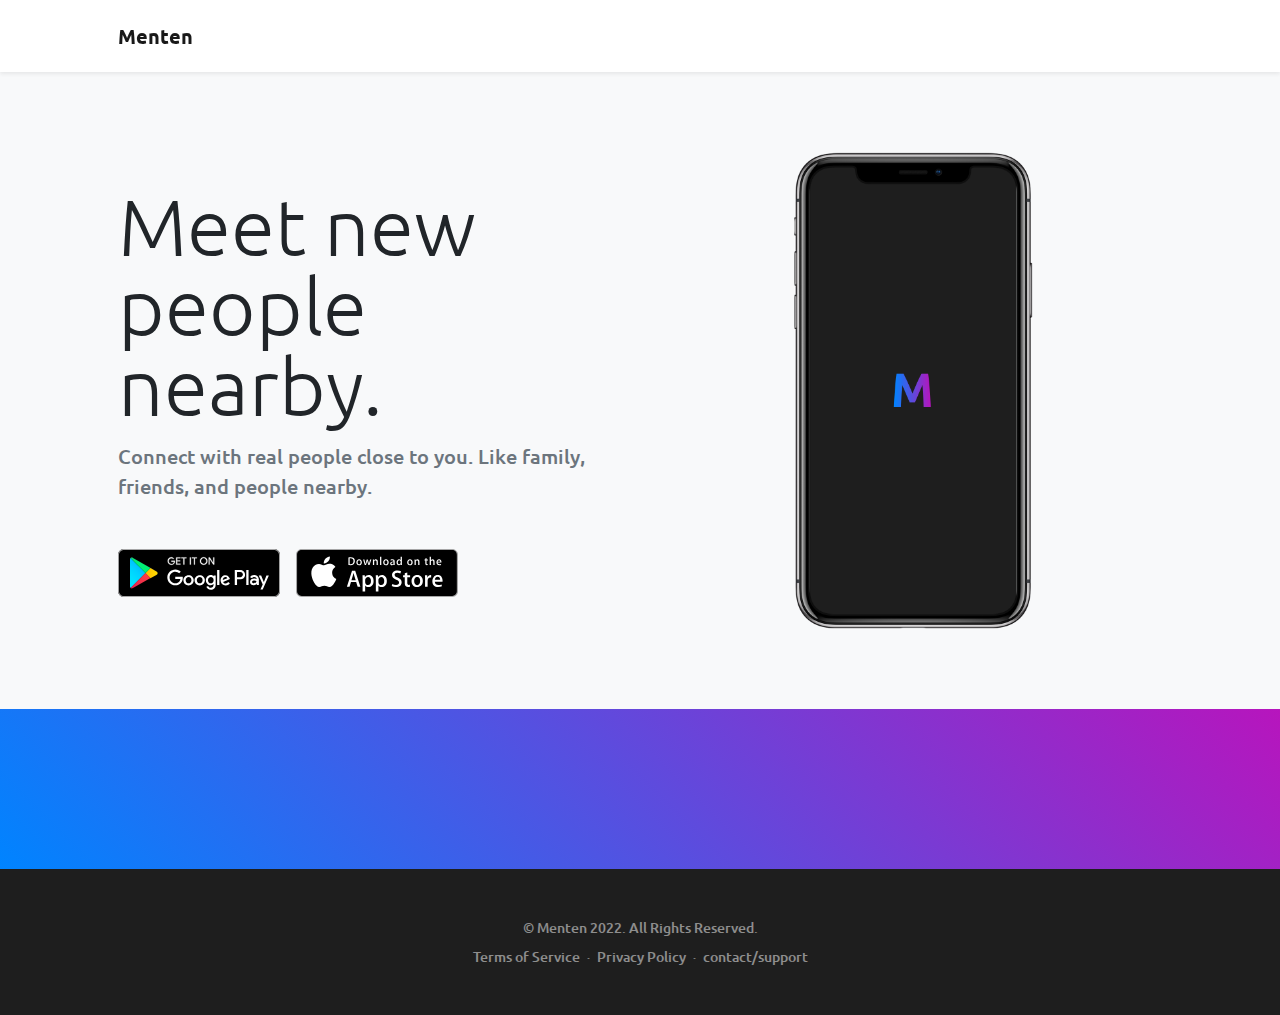
<file: index.html>
<!DOCTYPE html>
<html lang="en">
    <head>
        <meta charset="utf-8" />
        <meta name="viewport" content="width=device-width, initial-scale=1, shrink-to-fit=no" />
        <meta name="description" content="" />
        <meta name="author" content="" />
        <title>Menten - Meet New People Nearby</title>
        <link rel="icon" type="image/x-icon" href="assets/favicon.ico" />
        <!-- Bootstrap icons-->
        <link href="https://cdn.jsdelivr.net/npm/bootstrap-icons@1.5.0/font/bootstrap-icons.css" rel="stylesheet" />
        <!-- Google fonts-->
        <link rel="preconnect" href="https://fonts.gstatic.com" />
        <link href="https://fonts.googleapis.com/css2?family=Ubuntu:ital,wght@0,300;0,400;0,500;0,700;1,300;1,400;1,500;1,700&amp;display=swap" rel="stylesheet" />
<!--         <link href="https://fonts.googleapis.com/css2?family=Ubuntu:ital,wght@0,300;0,500;0,600;0,700;1,300;1,500;1,600;1,700&amp;display=swap" rel="stylesheet" />
        <link href="https://fonts.googleapis.com/css2?family=Ubuntu:ital,wght@0,400;1,400&amp;display=swap" rel="stylesheet" />
 -->        
        <!-- Core theme CSS (includes Bootstrap)-->
        <link href="css/styles.css" rel="stylesheet" />
    </head>
    <body id="page-top">
        <!-- Navigation-->
        <nav class="navbar navbar-expand-lg navbar-light fixed-top shadow-sm" id="mainNav">
            <div class="container px-5">
                <a class="navbar-brand fw-bold" href="#page-top">Menten</a>
                <button class="navbar-toggler" type="button" data-bs-toggle="collapse" data-bs-target="#navbarResponsive" aria-controls="navbarResponsive" aria-expanded="false" aria-label="Toggle navigation">
                    <i class="bi-list"></i>
                </button>
                <div class="collapse navbar-collapse" id="navbarResponsive">
                    <ul class="navbar-nav ms-auto me-4 my-3 my-lg-0">
<!--                         <li class="nav-item"><a class="nav-link me-lg-3" href="#features">Features</a></li>
                        <li class="nav-item"><a class="nav-link me-lg-3" href="#download">Download</a></li>
 -->                        
                    </ul>
<!--                     <button class="btn btn-primary rounded-pill px-3 mb-2 mb-lg-0" data-bs-toggle="modal" data-bs-target="#feedbackModal">
                        <span class="d-flex align-items-center">
                            <i class="bi-chat-text-fill me-2"></i>
                            <span class="small">Send Feedback</span>
                        </span>
                    </button>
 -->                    
                </div>
            </div>
        </nav>
        <!-- Mashead header-->
        <header class="masthead">
            <div class="container px-5">
                <div class="row gx-5 align-items-center">
                    <div class="col-lg-6">
                        <!-- Mashead text and app badges-->
                        <div class="mb-5 mb-lg-0 text-center text-lg-start">
                            <h1 class="display-1 lh-1 mb-3">Meet new people nearby.</h1>
                            <p class="lead fw-normal text-muted mb-5">Connect with real people close to you. Like family, friends, and people nearby.</p>
                            <div class="d-flex flex-column flex-lg-row align-items-center">
                                <a class="me-lg-3 mb-4 mb-lg-0" href="https://play.google.com/store/apps/details?id=com.quanthum.menten"><img class="app-badge" src="assets/img/google-play-badge.svg" alt="..." /></a>
                                <a href="https://apps.apple.com/us/app/menten/id1572761376"><img class="app-badge" src="assets/img/app-store-badge.svg" alt="..." /></a>
                            </div>
                            
                        </div>
                    </div>
                    <div class="col-lg-6">
                        <!-- Masthead device mockup feature-->
                        <div class="masthead-device-mockup">
<!--                             <svg class="circle" viewBox="0 0 100 100" xmlns="http://www.w3.org/2000/svg">
                                <defs>
                                    <linearGradient id="circleGradient" gradientTransform="rotate(45)">
                                        <stop class="gradient-start-color" offset="0%"></stop>
                                        <stop class="gradient-end-color" offset="100%"></stop>
                                    </linearGradient>
                                </defs>
                                <circle cx="50" cy="50" r="50"></circle></svg
                            ><svg class="shape-1 d-none d-sm-block" viewBox="0 0 240.83 240.83" xmlns="http://www.w3.org/2000/svg">
                                <rect x="-32.54" y="78.39" width="305.92" height="84.05" rx="42.03" transform="translate(120.42 -49.88) rotate(45)"></rect>
                                <rect x="-32.54" y="78.39" width="305.92" height="84.05" rx="42.03" transform="translate(-49.88 120.42) rotate(-45)"></rect></svg
                            ><svg class="shape-2 d-none d-sm-block" viewBox="0 0 100 100" xmlns="http://www.w3.org/2000/svg"><circle cx="50" cy="50" r="50"></circle></svg>
 -->                            
                            <div class="device-wrapper">
                                <div class="device" data-device="iPhoneX" data-orientation="portrait" data-color="black">
                                    <div class="screen bg-black">
                                        <img class="" src="assets/img/splash.png" alt="..." style="max-width: 100%; height: 100%" />
<!--                                         <video muted="muted" autoplay="" loop="" style="max-width: 100%; height: 100%"><source src="assets/img/demo-screen.mp4" type="video/mp4" /></video>
 -->                                    
                                      </div>
                                </div>
                            </div>
                        </div>
                        
                    </div>
                </div>
            </div>
        </header>
        <!-- Quote/testimonial aside-->
        <aside class="text-center bg-gradient-primary-to-secondary">
            <div class="container px-5">
                <div class="row gx-5 justify-content-center">
                    <div class="col-xl-8">
<!--                         <div class="h2 fs-1 text-white mb-4">Coming soon.</div>
 -->                        
<!--                         <img src="assets/img/tnw-logo.svg" alt="..." style="height: 3rem" />
 -->
                    </div>
                </div>
            </div>
        </aside>
        <!-- App features section-->
        <!-- Basic features section-->
        <!-- Call to action section-->
        <!-- App badge section-->
        <!-- Footer-->
        <footer class="bg-black text-center py-5">
            <div class="container px-5">
                <div class="text-white-50 small">
                    <div class="mb-2">&copy; Menten 2022. All Rights Reserved.</div>
                    <a href="terms.html">Terms of Service</a>
                    <span class="mx-1">&middot;</span>
                    <a href="privacy.html">Privacy Policy</a>
                    <span class="mx-1">&middot;</span>
                    <a href="mailto:contact@menten.app" target="_blank">contact/support</a>
<!--                     <span class="mx-1">&middot;</span>
                    <a href="#!">FAQ</a>
 -->                    
                </div>
            </div>
        </footer>
        <!-- Feedback Modal-->
        <!-- Bootstrap core JS-->
        <script src="https://cdn.jsdelivr.net/npm/bootstrap@5.1.3/dist/js/bootstrap.bundle.min.js"></script>
        <!-- Core theme JS-->
        <script src="js/scripts.js"></script>
        <!-- * * * * * * * * * * * * * * * * * * * * * * * * * * * * * * * * * * * * * * * *-->
        <!-- * *                               SB Forms JS                               * *-->
        <!-- * * Activate your form at https://startbootstrap.com/solution/contact-forms * *-->
        <!-- * * * * * * * * * * * * * * * * * * * * * * * * * * * * * * * * * * * * * * * *-->
<!--         <script src="https://cdn.startbootstrap.com/sb-forms-latest.js"></script>
 -->        
    </body>
</html>
</file>
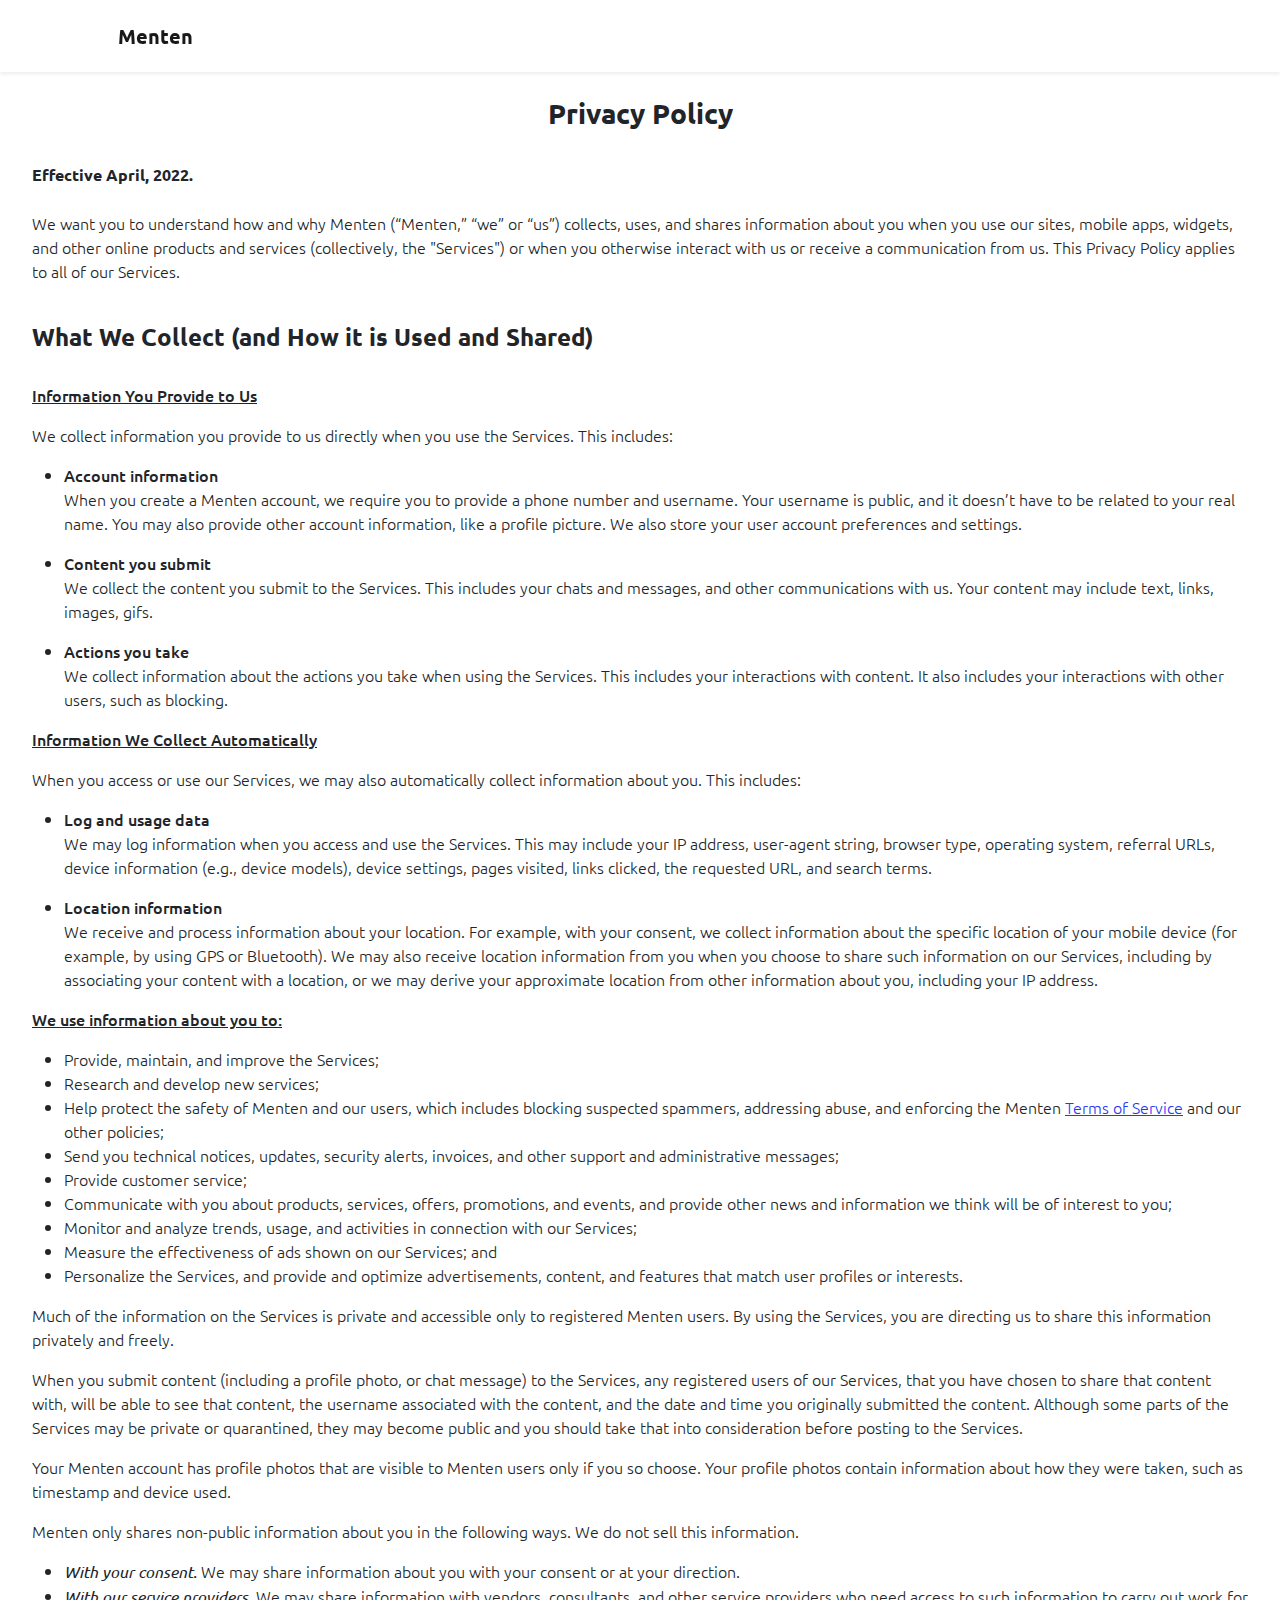
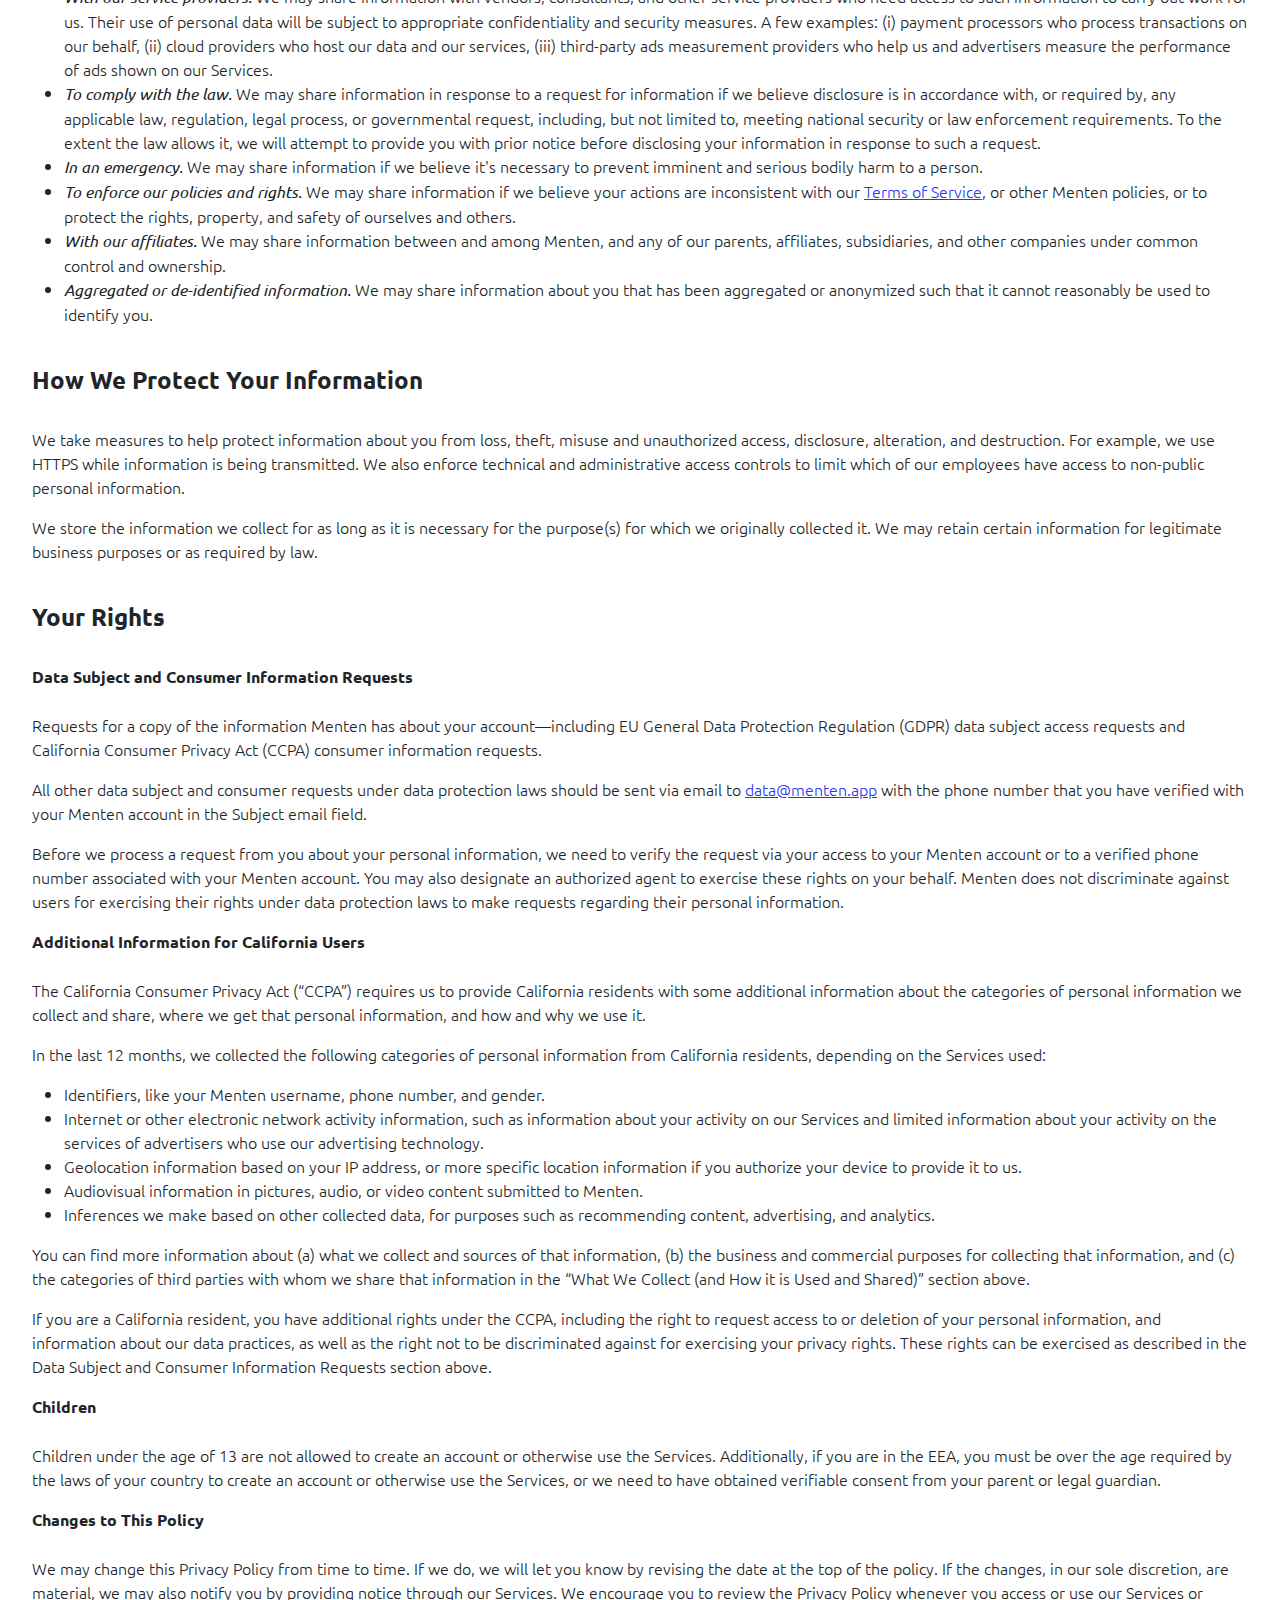
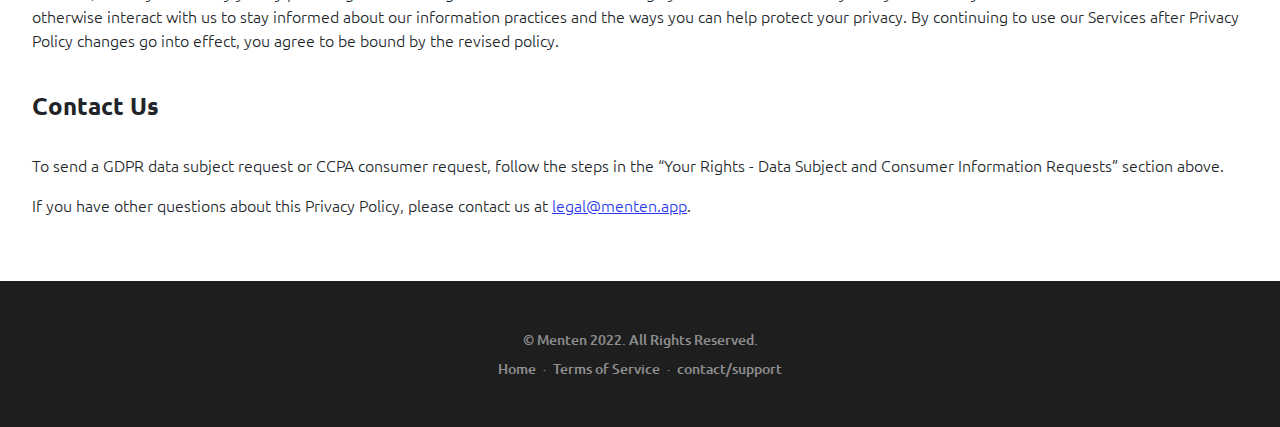
<file: privacy.html>
<!DOCTYPE html>
<html lang="en">
    <head>
        <meta charset="utf-8" />
        <meta name="viewport" content="width=device-width, initial-scale=1, shrink-to-fit=no" />
        <meta name="description" content="" />
        <meta name="author" content="" />
        <title>Menten - Privacy Policy</title>
        <link rel="icon" type="image/x-icon" href="assets/favicon.ico" />
        <link href="https://cdn.jsdelivr.net/npm/bootstrap-icons@1.5.0/font/bootstrap-icons.css" rel="stylesheet" />
        <link rel="preconnect" href="https://fonts.gstatic.com" />
        <link href="https://fonts.googleapis.com/css2?family=Ubuntu:ital,wght@0,300;0,400;0,500;0,700;1,300;1,400;1,500;1,700&amp;display=swap" rel="stylesheet" />
        <link href="css/styles.css" rel="stylesheet" />
    </head>
    <body id="page-top">
        <!-- Navigation-->
        <nav class="navbar navbar-expand-lg navbar-light fixed-top shadow-sm" id="mainNav">
            <div class="container px-5">
                <a class="navbar-brand fw-bold" href="index.html">Menten</a>
                <button class="navbar-toggler" type="button" data-bs-toggle="collapse" data-bs-target="#navbarResponsive" aria-controls="navbarResponsive" aria-expanded="false" aria-label="Toggle navigation">
                    <i class="bi-list"></i>
                </button>
                <div class="collapse navbar-collapse" id="navbarResponsive">
                    <ul class="navbar-nav ms-auto me-4 my-3 my-lg-0">
<!--                         <li class="nav-item"><a class="nav-link me-lg-3" href="#features">Features</a></li>
                        <li class="nav-item"><a class="nav-link me-lg-3" href="#download">Download</a></li>
 -->                        
                    </ul>
                </div>
            </div>
        </nav>
        <br><br><br><br>
        <div class="privacy">
          <h3 class="text-center"><strong>Privacy Policy</strong></h3>
          <br>
          <div class="text-align-mq">
            <strong>Effective April, 2022.</strong><br><br>
            <p class="p-light">We want you to understand how and why Menten (“Menten,” “we” or
              “us”) collects, uses, and shares information about you when you use our sites, mobile apps, widgets,
              and other online products and services (collectively, the "Services") or when you otherwise interact
              with us or receive a communication from us. This Privacy Policy applies to all of our Services.</p>
            <br>
            <h4>What We Collect (and How it is Used and Shared)</h4>
            <br>
            <p class="p-underline">Information You Provide to Us</p>
            <p class="p-light">We collect information you provide to us directly when you use the Services. This includes:</p>
            <ul>
              <li>Account information</li>
              <p class="p-light">When you create a Menten account, we require you to provide a
                phone number and username. Your username is public, and it doesn’t have to
                be related to your real name. You may also provide other account
                information, like a profile picture. We also store your user account
                preferences and settings.</p>
              <li>Content you submit</li>
              <p class="p-light">We collect the content you submit to the Services. This includes your chats
                and messages, and other communications with us. Your content may
                include text, links, images, gifs.</p>
              <li>Actions you take</li>
              <p class="p-light">We collect information about the actions you take when using the Services.
                This includes your interactions with content. It also includes your
                interactions with other users, such as blocking.</p>
            </ul>
            <p class="p-underline">Information We Collect Automatically</p>
            <p class="p-light">When you access or use our Services, we may also automatically collect information about
              you. This includes:</p>
            <ul>
              <li>Log and usage data</li>
              <p class="p-light">We may log information when you access and use the Services. This may
                include your IP address, user-agent string, browser type, operating system,
                referral URLs, device information (e.g., device models), device settings, pages
                visited, links clicked, the requested URL, and search terms.</p>
              <li>Location information</li>
              <p class="p-light">We receive and process information about your location. For example, with
                your consent, we collect information about the specific location of your
                mobile device (for example, by using GPS or Bluetooth). We may also
                receive location information from you when you choose to share such
                information on our Services, including by associating your content with a
                location, or we may derive your approximate location from other information
                about you, including your IP address.</p>
            </ul>
            <p class="p-underline">We use information about you to:</p>
            <ul>
              <li class="li-light">Provide, maintain, and improve the Services;</li>
              <li class="li-light">Research and develop new services;</li>
              <li class="li-light">Help protect the safety of Menten and our users, which includes blocking suspected
                spammers, addressing abuse, and enforcing the Menten <a href="terms.html" target="_blank">Terms of Service</a> and our other
                policies;</li>
              <li class="li-light">Send you technical notices, updates, security alerts, invoices, and other support and
                administrative messages;</li>
              <li class="li-light">Provide customer service;</li>
              <li class="li-light">Communicate with you about products, services, offers, promotions, and events, and provide
                other news and information we think will be of interest to you;</li>
              <li class="li-light">Monitor and analyze trends, usage, and activities in connection with our Services;</li>
              <li class="li-light">Measure the effectiveness of ads shown on our Services; and</li>
              <li class="li-light">Personalize the Services, and provide and optimize advertisements, content, and features
                that match user profiles or interests.</li>
            </ul>
            <p class="p-light">Much of the information on the Services is private and accessible only to registered Menten users. By using the Services, you are directing us to share this information privately and freely.</p>
            <p class="p-light">When you submit content (including a profile photo, or chat message) to the
              Services, any registered users of our Services, that you have chosen to share that content with, will be able to see that content, the username
              associated with the content, and the date and time you originally submitted the content. Although some parts of the Services may be private or quarantined, they may become
              public and you should take that into consideration before posting to the Services.</p>
            <p class="p-light">Your Menten account has profile photos that are visible to Menten users only if you so choose. Your profile photos contain information about how they were taken, such as timestamp and device used.</p>
<!--             <p class="p-light">We offer social sharing features that let you share content or actions you take on our Services with
              other media. Your use of these features enables the sharing of certain information with your friends
              or the public, depending on the settings you establish with the third party that provides the social
              sharing feature. For more information about the purpose and scope of data collection and
              processing in connection with social sharing features, please visit the privacy policies of the third
              parties that provide these social sharing features (e.g., <a href="https://www.facebook.com/about/privacy/" target="_blank">Tumblr</a>, <a href="https://www.facebook.com/about/privacy/" target="_blank">Facebook</a>, and <a href="https://www.facebook.com/about/privacy/" target="_blank">Twitter</a>).</p>
 -->            
              <p class="p-light">Menten only shares non-public information about you in the following ways. We do not sell this
              information.</p>
            <ul>
              <li class="li-light"><i>With your consent. </i>We may share information about you with your consent or at your
                direction.</li>
<!--               <li class="li-light"><i>With linked services. </i>If you link your Menten account with a third-party service, Menten
                will share the information you authorize with that third-party service. You can control this
                sharing as described in "Your Choices" below.</li>
 -->                
              <li class="li-light"><i>With our service providers. </i>We may share information with vendors, consultants, and other
                service providers who need access to such information to carry out work for us. Their use of
                personal data will be subject to appropriate confidentiality and security measures. A few
                examples: (i) payment processors who process transactions on our behalf, (ii) cloud
                providers who host our data and our services, (iii) third-party ads measurement providers
                who help us and advertisers measure the performance of ads shown on our Services.</li>
              <li class="li-light"><i>To comply with the law. </i>We may share information in response to a request for information if
                we believe disclosure is in accordance with, or required by, any applicable law, regulation,
                legal process, or governmental request, including, but not limited to, meeting national
                security or law enforcement requirements. To the extent the law allows it, we will attempt to
                provide you with prior notice before disclosing your information in response to such a
                request.</li>
              <li class="li-light"><i>In an emergency. </i>We may share information if we believe it's necessary to prevent imminent
                and serious bodily harm to a person.</li>
              <li class="li-light"><i>To enforce our policies and rights. </i>We may share information if we believe your actions are
                inconsistent with our <a href="terms.html" target="_blank">Terms of Service</a>, or other Menten policies, or to protect the rights,
                property, and safety of ourselves and others.</li>
              <li class="li-light"><i>With our affiliates. </i>We may share information between and among Menten, and any of our
                parents, affiliates, subsidiaries, and other companies under common control and ownership.</li>
              <li class="li-light"><i>Aggregated or de-identified information. </i>We may share information about you that has been
                aggregated or anonymized such that it cannot reasonably be used to identify you.</li>
            </ul>
            <br>
            <h4>How We Protect Your Information</h4>
            <br>
            <p class="p-light">We take measures to help protect information about you from loss, theft, misuse and unauthorized
              access, disclosure, alteration, and destruction. For example, we use HTTPS while information is
              being transmitted. We also enforce technical and administrative access controls to limit which of our
              employees have access to non-public personal information.</p>
<!--             <p class="p-light">You can help maintain the security of your account by configuring two-factor authentication.</p>
 -->            
            <p class="p-light">We store the information we collect for as long as it is necessary for the purpose(s) for which we
              originally collected it. We may retain certain information for legitimate business purposes or as
              required by law.</p>
            <br>
            <h4>Your Rights</h4>
            <br>
            <strong>Data Subject and Consumer Information Requests</strong>
            <br><br>
            <p class="p-light">Requests for a copy of the information Menten has about your account—including EU General
              Data Protection Regulation (GDPR) data subject access requests and California Consumer Privacy
              Act (CCPA) consumer information requests.</p>
            <p class="p-light">All other data subject and consumer requests under data protection laws should be sent via email to
              <a href="mailto:data@menten.app" target="_blank">data@menten.app</a> with the phone number that you have verified with your
              Menten account in the Subject email field.</p>
            <p class="p-light">Before we process a request from you about your personal information, we need to verify the
              request via your access to your Menten account or to a verified phone number associated with your
              Menten account. You may also designate an authorized agent to exercise these rights on your
              behalf. Menten does not discriminate against users for exercising their rights under data protection
              laws to make requests regarding their personal information.</p>
            <strong>Additional Information for California Users</strong>
            <br><br>
            <p class="p-light">The California Consumer Privacy Act (“CCPA”) requires us to provide California residents with some
              additional information about the categories of personal information we collect and share, where we
              get that personal information, and how and why we use it.</p>
            <p class="p-light">In the last 12 months, we collected the following categories of personal information from California
              residents, depending on the Services used:</p>
            <ul>
              <li class="li-light">Identifiers, like your Menten username, phone number, and gender.</li>
<!--               <li class="li-light">Commercial information, including information about transactions you undertake with us.</li>
 -->              
              <li class="li-light">Internet or other electronic network activity information, such as information about your
                activity on our Services and limited information about your activity on the services of
                advertisers who use our advertising technology.</li>
              <li class="li-light">Geolocation information based on your IP address, or more specific location information if
                you authorize your device to provide it to us.</li>
              <li class="li-light">Audiovisual information in pictures, audio, or video content submitted to Menten.</li>
<!--               <li class="li-light">Professional or employment-related information or demographic information, but only if you
                explicitly provide it to us, such as by applying for a job or filling out a survey.</li>
 -->              
                <li class="li-light">Inferences we make based on other collected data, for purposes such as recommending
                content, advertising, and analytics.</li>
            </ul>
            <p class="p-light">You can find more information about (a) what we collect and sources of that information, (b) the
              business and commercial purposes for collecting that information, and (c) the categories of third
              parties with whom we share that information in the “What We Collect (and How it is Used and
              Shared)” section above.</p>
            <p class="p-light">If you are a California resident, you have additional rights under the CCPA, including the right to
              request access to or deletion of your personal information, and information about our data practices,
              as well as the right not to be discriminated against for exercising your privacy rights. These rights
              can be exercised as described in the Data Subject and Consumer Information Requests section
              above.</p>
            <strong>Children</strong>
            <br><br>
            <p class="p-light">Children under the age of 13 are not allowed to create an account or otherwise use the Services.
              Additionally, if you are in the EEA, you must be over the age required by the laws of your country to
              create an account or otherwise use the Services, or we need to have obtained verifiable consent
              from your parent or legal guardian.</p>
            <strong>Changes to This Policy</strong>
            <br><br>
            <p class="p-light">We may change this Privacy Policy from time to time. If we do, we will let you know by revising the
              date at the top of the policy. If the changes, in our sole discretion, are material, we may also notify
              you by providing notice through our Services. We encourage you to
              review the Privacy Policy whenever you access or use our Services or otherwise interact with us to
              stay informed about our information practices and the ways you can help protect your privacy. By
              continuing to use our Services after Privacy Policy changes go into effect, you agree to be bound by
              the revised policy.</p>
            <br>
            <h4>Contact Us</h4>
            <br>
            <p class="p-light">To send a GDPR data subject request or CCPA consumer request, follow the steps in the “Your
              Rights - Data Subject and Consumer Information Requests” section above.</p>
            <p class="p-light">If you have other questions about this Privacy Policy, please contact us at <a href="mailto:legal@menten.app" target="_blank">legal@menten.app</a>.</p>
          </div>
          <br><br>
        </div>
        <!-- Footer-->
        <footer class="bg-black text-center py-5">
            <div class="container px-5">
                <div class="text-white-50 small">
                    <div class="mb-2">&copy; Menten 2022. All Rights Reserved.</div>
                    <a href="index.html">Home</a>
                    <span class="mx-1">&middot;</span>
                    <a href="terms.html">Terms of Service</a>
                    <span class="mx-1">&middot;</span>
                    <a href="mailto:contact@menten.app" target="_blank">contact/support</a>
<!--                     <span class="mx-1">&middot;</span>
                    <a href="#!">FAQ</a>
 -->                    
                </div>
            </div>
        </footer>
        <!-- Bootstrap core JS-->
        <script src="https://cdn.jsdelivr.net/npm/bootstrap@5.1.3/dist/js/bootstrap.bundle.min.js"></script>
        <!-- Core theme JS-->
        <script src="js/scripts.js"></script>
    </body>
</html>
</file>
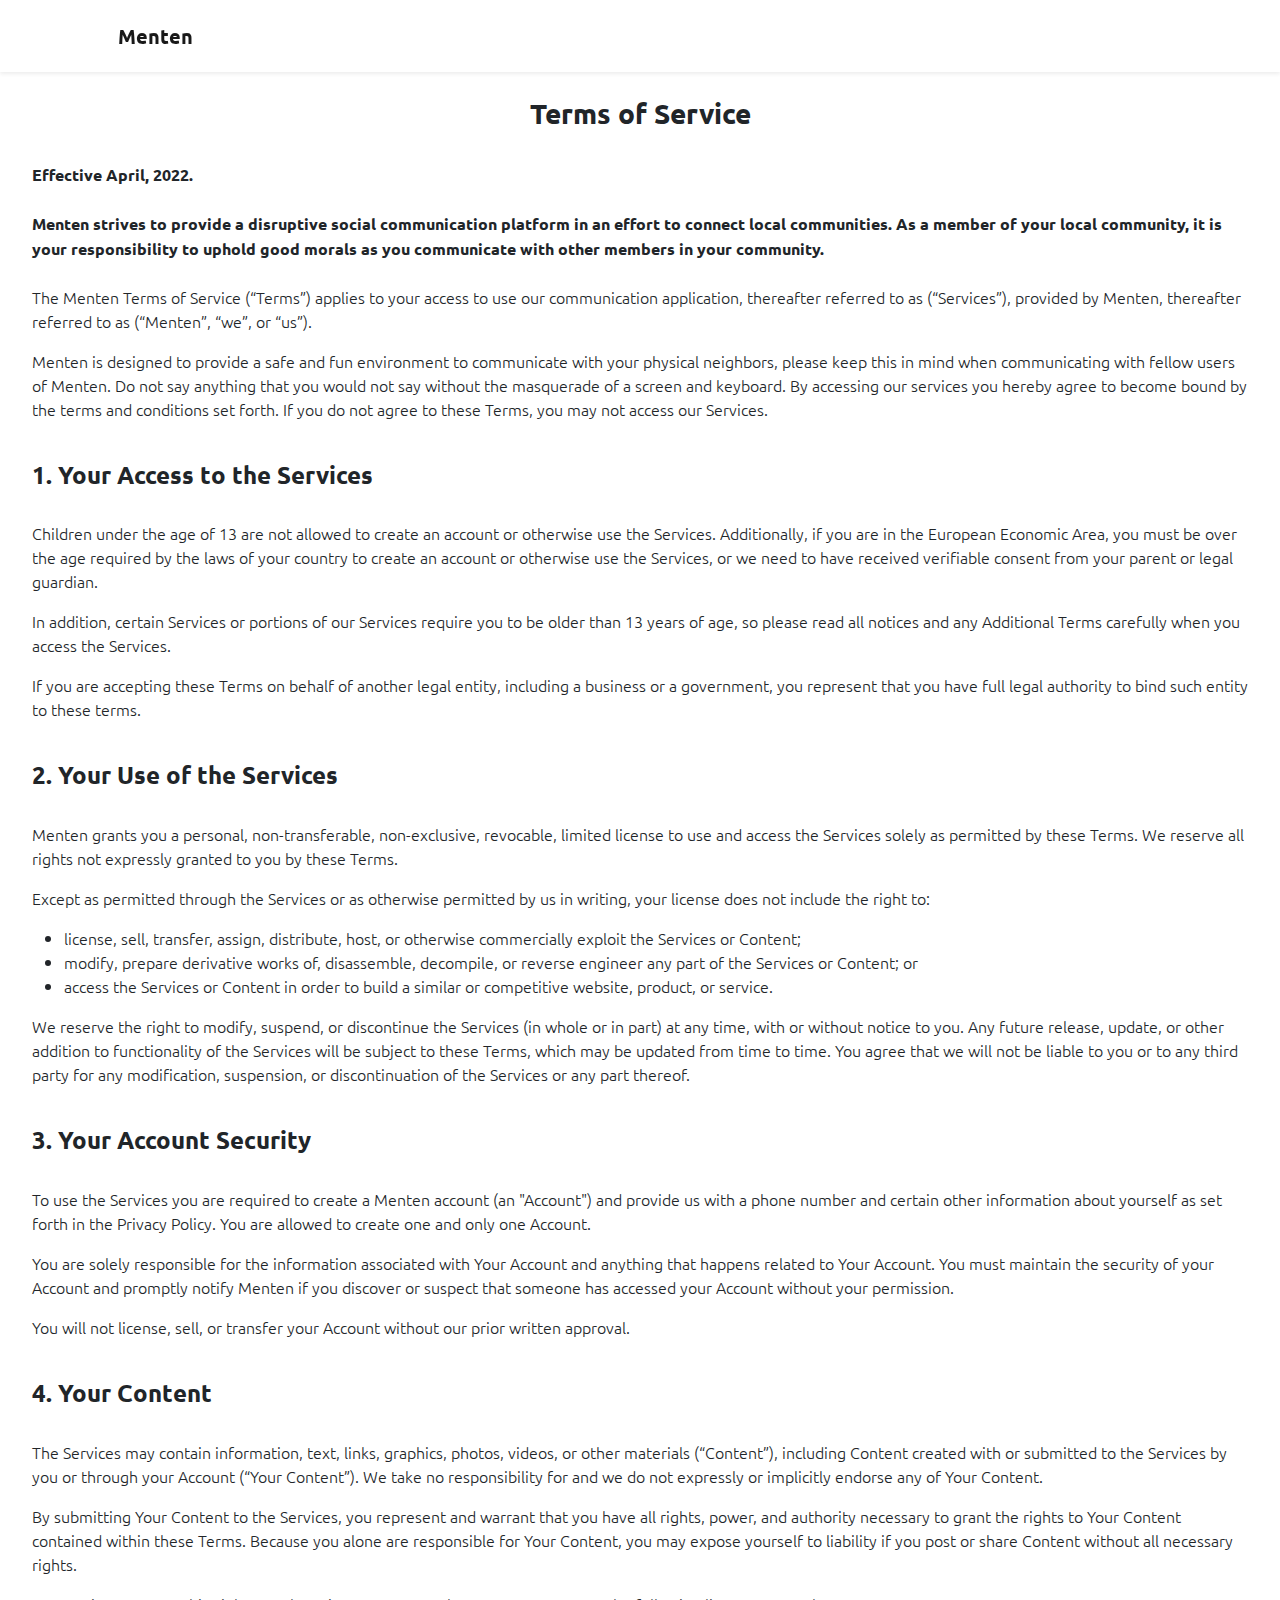
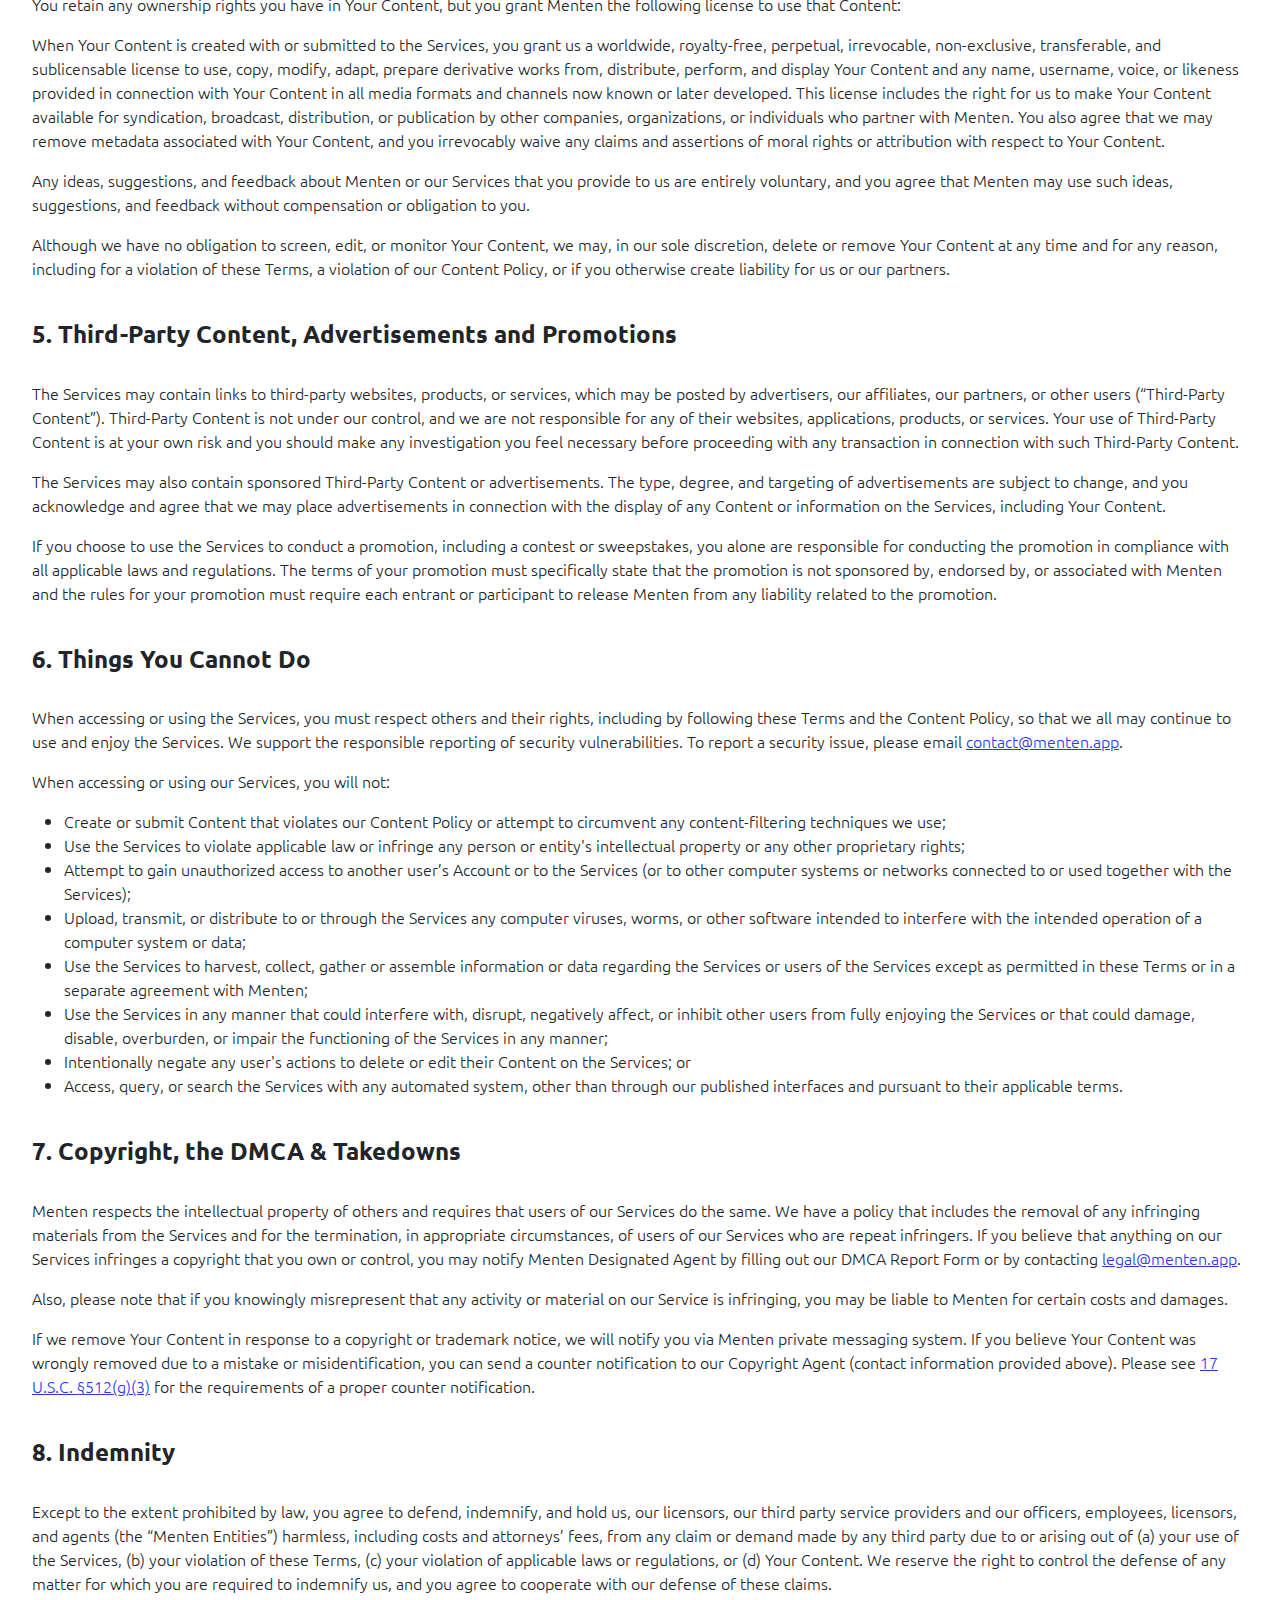
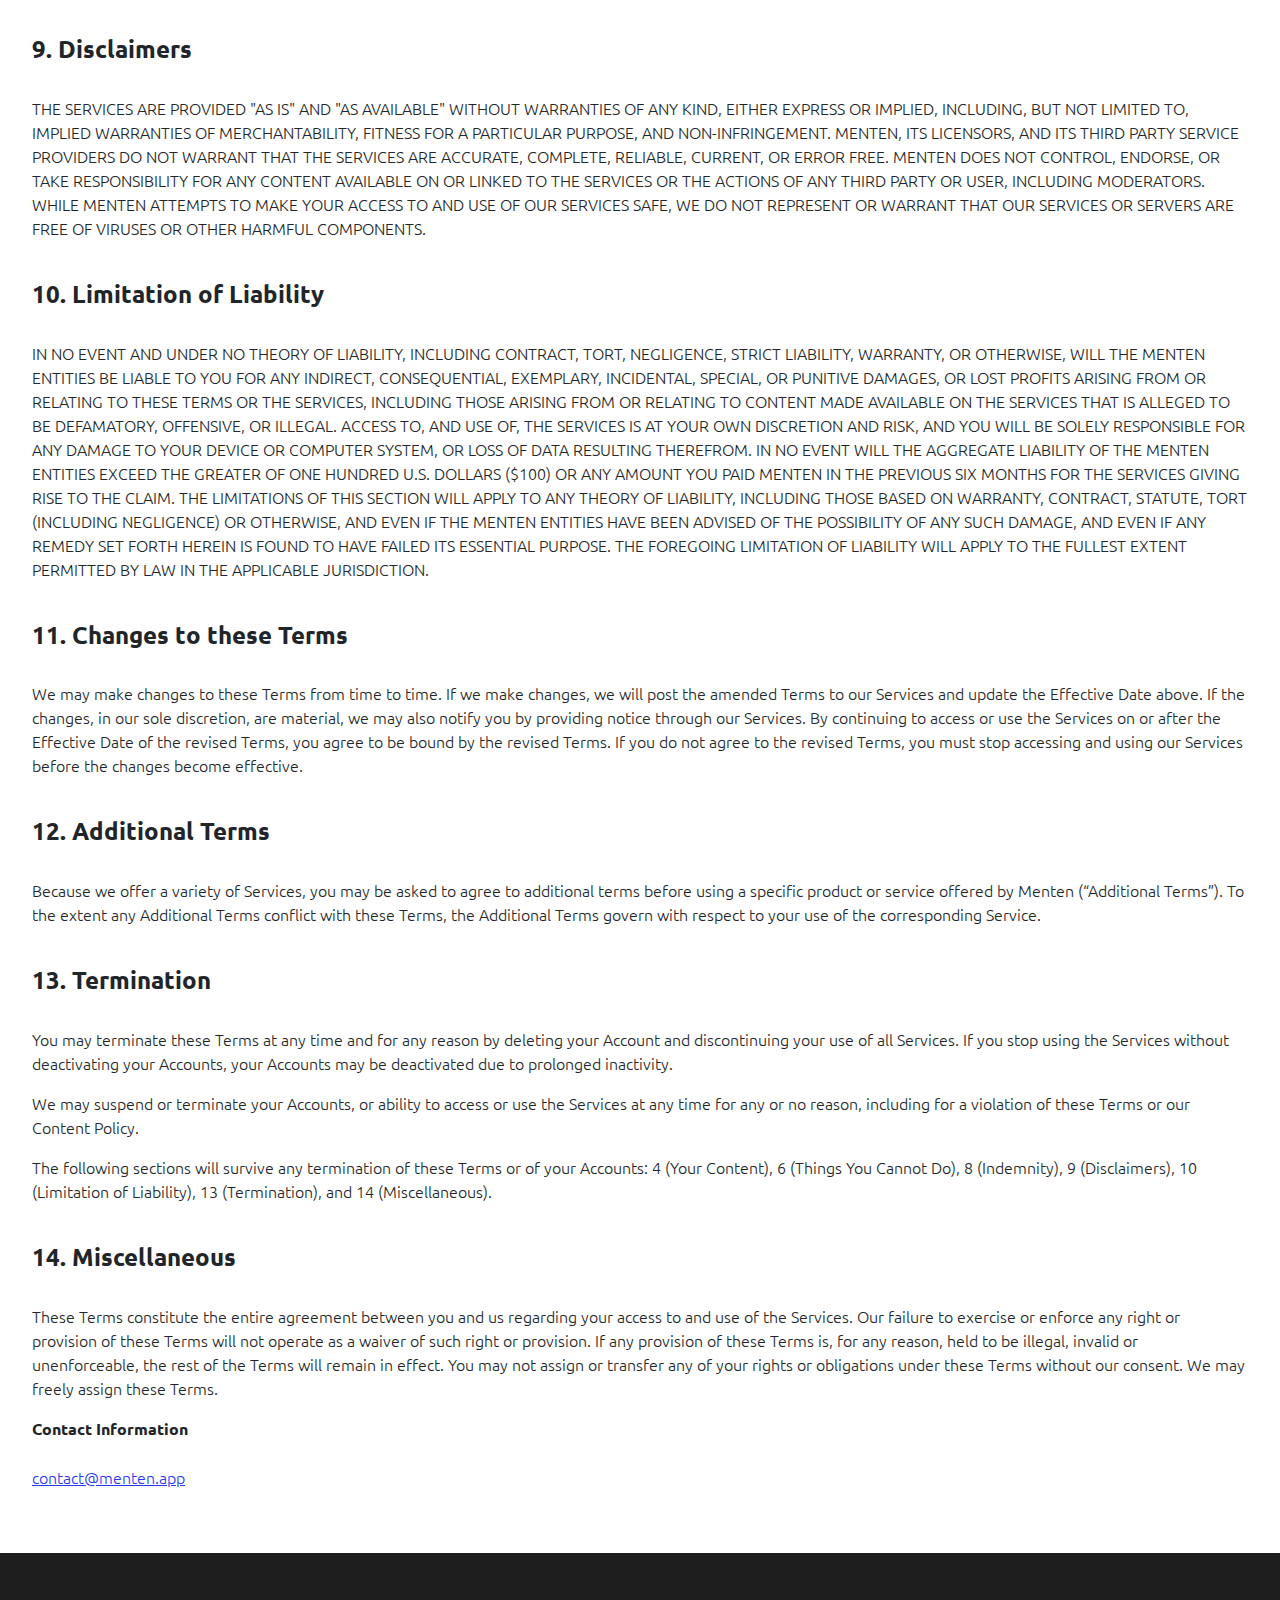
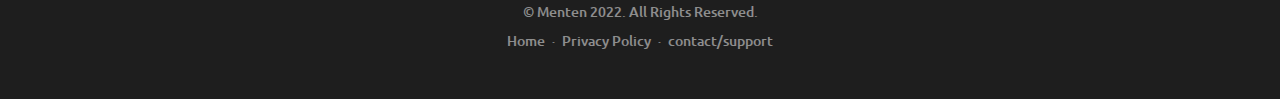
<file: terms.html>
<!DOCTYPE html>
<html lang="en">
    <head>
        <meta charset="utf-8" />
        <meta name="viewport" content="width=device-width, initial-scale=1, shrink-to-fit=no" />
        <meta name="description" content="" />
        <meta name="author" content="" />
        <title>Menten - Terms of Service</title>
        <link rel="icon" type="image/x-icon" href="assets/favicon.ico" />
        <link href="https://cdn.jsdelivr.net/npm/bootstrap-icons@1.5.0/font/bootstrap-icons.css" rel="stylesheet" />
        <link rel="preconnect" href="https://fonts.gstatic.com" />
        <link href="https://fonts.googleapis.com/css2?family=Ubuntu:ital,wght@0,300;0,400;0,500;0,700;1,300;1,400;1,500;1,700&amp;display=swap" rel="stylesheet" />
        <link href="css/styles.css" rel="stylesheet" />
    </head>
    <body id="page-top">
        <!-- Navigation-->
        <nav class="navbar navbar-expand-lg navbar-light fixed-top shadow-sm" id="mainNav">
            <div class="container px-5">
                <a class="navbar-brand fw-bold" href="index.html">Menten</a>
                <button class="navbar-toggler" type="button" data-bs-toggle="collapse" data-bs-target="#navbarResponsive" aria-controls="navbarResponsive" aria-expanded="false" aria-label="Toggle navigation">
                    <i class="bi-list"></i>
                </button>
                <div class="collapse navbar-collapse" id="navbarResponsive">
                    <ul class="navbar-nav ms-auto me-4 my-3 my-lg-0">
<!--                         <li class="nav-item"><a class="nav-link me-lg-3" href="#features">Features</a></li>
                        <li class="nav-item"><a class="nav-link me-lg-3" href="#download">Download</a></li>
 -->                        
                    </ul>
                </div>
            </div>
        </nav>
        <br><br><br><br>
        <div class="privacy">
          <h3 class="text-center"><strong>Terms of Service</strong></h3>
          <br>
          <div class="text-align-mq">
            <strong>Effective April, 2022.</strong><br><br>
            <strong>Menten strives to provide a disruptive social communication platform in an effort to
              connect local communities. As a member of your local community, it is your
              responsibility to uphold good morals as you communicate with other members in your
              community.</strong><br><br>
            <p class="p-light">The Menten Terms of Service (“Terms”) applies to your access to use our communication
              application, thereafter referred to as (“Services”), provided by Menten, thereafter referred to as (“Menten”, “we”, or “us”).</p>
            <p class="p-light">Menten is designed to provide a safe and fun environment to communicate with your physical
              neighbors, please keep this in mind when communicating with fellow
              users of Menten. Do not say anything that you would not say without the masquerade of a
              screen and keyboard. By accessing our services you hereby agree to become bound by the
              terms and conditions set forth. If you do not agree to these Terms, you may not access our
              Services.</p>
            <br>
            <h4>1. Your Access to the Services</h4>
            <br>
            <p class="p-light">Children under the age of 13 are not allowed to create an account or otherwise use the
              Services. Additionally, if you are in the European Economic Area, you must be over the age
              required by the laws of your country to create an account or otherwise use the Services, or we
              need to have received verifiable consent from your parent or legal guardian.</p>
            <p class="p-light">In addition, certain Services or portions of our Services require you to be older than 13 years of
              age, so please read all notices and any Additional Terms carefully when you access the
              Services.</p>
            <p class="p-light">If you are accepting these Terms on behalf of another legal entity, including a business or a
              government, you represent that you have full legal authority to bind such entity to these terms.</p>
            
            <br>
            <h4>2. Your Use of the Services</h4>
            <br>
            <p class="p-light">Menten grants you a personal, non-transferable, non-exclusive, revocable, limited license to
              use and access the Services solely as permitted by these Terms. We reserve all rights not
              expressly granted to you by these Terms.</p>
            <p class="p-light">Except as permitted through the Services or as otherwise permitted by us in writing, your license
              does not include the right to:</p>
            <ul>
              <li class="li-light">license, sell, transfer, assign, distribute, host, or otherwise commercially exploit the
                Services or Content;</li>
              <li class="li-light">modify, prepare derivative works of, disassemble, decompile, or reverse engineer any
                part of the Services or Content; or</li>
              <li class="li-light">access the Services or Content in order to build a similar or competitive website,
                product, or service.</li>
            </ul>
            <p class="p-light">We reserve the right to modify, suspend, or discontinue the Services (in whole or in part) at any
              time, with or without notice to you. Any future release, update, or other addition to functionality
              of the Services will be subject to these Terms, which may be updated from time to time. You
              agree that we will not be liable to you or to any third party for any modification, suspension, or
              discontinuation of the Services or any part thereof.</p>
            <br>
            <h4>3. Your Account Security</h4>
            <br>
            <p class="p-light">To use the Services you are required to create a Menten account (an "Account") and provide
              us with a phone number and certain other information about yourself as set forth in the
              Privacy Policy. You are allowed to create one and only one Account.</p>
            <p class="p-light">You are solely responsible for the information associated with Your Account and anything that
              happens related to Your Account. You must maintain the security of your Account and promptly
              notify Menten if you discover or suspect that someone has accessed your Account without
              your permission.</p>
            <p class="p-light">You will not license, sell, or transfer your Account without our prior written approval.</p>
            <br>
            <h4>4. Your Content</h4>
            <br>
            <p class="p-light">The Services may contain information, text, links, graphics, photos, videos, or other materials
              (“Content”), including Content created with or submitted to the Services by you or through your
              Account (“Your Content”). We take no responsibility for and we do not expressly or implicitly
              endorse any of Your Content.</p>
            <p class="p-light">By submitting Your Content to the Services, you represent and warrant that you have all rights,
              power, and authority necessary to grant the rights to Your Content contained within these
              Terms. Because you alone are responsible for Your Content, you may expose yourself to
              liability if you post or share Content without all necessary rights.</p>
            <p class="p-light">You retain any ownership rights you have in Your Content, but you grant Menten the following
              license to use that Content:</p>
            <p class="p-light">When Your Content is created with or submitted to the Services, you grant us a worldwide,
              royalty-free, perpetual, irrevocable, non-exclusive, transferable, and sublicensable license to
              use, copy, modify, adapt, prepare derivative works from, distribute, perform, and display Your
              Content and any name, username, voice, or likeness provided in connection with Your Content
              in all media formats and channels now known or later developed. This license includes the right
              for us to make Your Content available for syndication, broadcast, distribution, or publication by
              other companies, organizations, or individuals who partner with Menten. You also agree that
              we may remove metadata associated with Your Content, and you irrevocably waive any claims
              and assertions of moral rights or attribution with respect to Your Content.</p>
            <p class="p-light">Any ideas, suggestions, and feedback about Menten or our Services that you provide to us
              are entirely voluntary, and you agree that Menten may use such ideas, suggestions, and
              feedback without compensation or obligation to you.</p>
            <p class="p-light">Although we have no obligation to screen, edit, or monitor Your Content, we may, in our sole
              discretion, delete or remove Your Content at any time and for any reason, including for a
              violation of these Terms, a violation of our Content Policy, or if you otherwise create liability for
              us or our partners.</p>
            <br>
            <h4>5. Third-Party Content, Advertisements and Promotions</h4>
            <br>
            <p class="p-light">The Services may contain links to third-party websites, products, or services, which may be
              posted by advertisers, our affiliates, our partners, or other users (“Third-Party Content”).
              Third-Party Content is not under our control, and we are not responsible for any of their
              websites, applications, products, or services. Your use of Third-Party Content is at your own risk
              and you should make any investigation you feel necessary before proceeding with any
              transaction in connection with such Third-Party Content.</p>
            <p class="p-light">The Services may also contain sponsored Third-Party Content or advertisements. The type,
              degree, and targeting of advertisements are subject to change, and you acknowledge and agree
              that we may place advertisements in connection with the display of any Content or information
              on the Services, including Your Content.</p>
            <p class="p-light">If you choose to use the Services to conduct a promotion, including a contest or sweepstakes,
              you alone are responsible for conducting the promotion in compliance with all applicable laws
              and regulations. The terms of your promotion must specifically state that the promotion is not
              sponsored by, endorsed by, or associated with Menten and the rules for your promotion must
              require each entrant or participant to release Menten from any liability related to the
              promotion.</p>
            <br>
            <h4>6. Things You Cannot Do</h4>
            <br>
            <p class="p-light">When accessing or using the Services, you must respect others and their rights, including by
              following these Terms and the Content Policy, so that we all may continue to use and enjoy the
              Services. We support the responsible reporting of security vulnerabilities. To report a security
              issue, please email <a href="mailto:contact@menten.app" target="_blank">contact@menten.app</a>.</p>
            <p class="p-light">When accessing or using our Services, you will not:</p>
            <ul>
              <li class="li-light">Create or submit Content that violates our Content Policy or attempt to circumvent any
                content-filtering techniques we use;</li>
              <li class="li-light">Use the Services to violate applicable law or infringe any person or entity's intellectual
                property or any other proprietary rights;</li>
              <li class="li-light">Attempt to gain unauthorized access to another user’s Account or to the Services (or to
                other computer systems or networks connected to or used together with the Services);</li>
              <li class="li-light">Upload, transmit, or distribute to or through the Services any computer viruses, worms,
                or other software intended to interfere with the intended operation of a computer system
                or data;</li>
              <li class="li-light">Use the Services to harvest, collect, gather or assemble information or data regarding
                the Services or users of the Services except as permitted in these Terms or in a
                separate agreement with Menten;</li>
              <li class="li-light">Use the Services in any manner that could interfere with, disrupt, negatively affect, or
                inhibit other users from fully enjoying the Services or that could damage, disable,
                overburden, or impair the functioning of the Services in any manner;</li>
              <li class="li-light">Intentionally negate any user's actions to delete or edit their Content on the Services; or</li>
              <li class="li-light">Access, query, or search the Services with any automated system, other than through
                our published interfaces and pursuant to their applicable terms.</li>
            </ul>
            <br>
            <h4>7. Copyright, the DMCA & Takedowns</h4>
            <br>
            <p class="p-light">Menten respects the intellectual property of others and requires that users of our Services do
              the same. We have a policy that includes the removal of any infringing materials from the
              Services and for the termination, in appropriate circumstances, of users of our Services who are
              repeat infringers. If you believe that anything on our Services infringes a copyright that you own
              or control, you may notify Menten Designated Agent by filling out our DMCA Report Form or
              by contacting <a href="mailto:legal@menten.app" target="_blank">legal@menten.app</a>.</p>
            <p class="p-light">Also, please note that if you knowingly misrepresent that any activity or material on our Service
              is infringing, you may be liable to Menten for certain costs and damages.</p>
            <p class="p-light">If we remove Your Content in response to a copyright or trademark notice, we will notify you via
              Menten private messaging system. If you believe Your Content was wrongly removed due to
              a mistake or misidentification, you can send a counter notification to our Copyright Agent
              (contact information provided above). Please see <a href="http://www.copyright.gov/title17/92chap5.html#512" target="_blank">17 U.S.C. §512(g)(3)</a> for the requirements of a
              proper counter notification.</p>
            <br>
            <h4>8. Indemnity</h4>
            <br>
            <p class="p-light">Except to the extent prohibited by law, you agree to defend, indemnify, and hold us, our
              licensors, our third party service providers and our officers, employees, licensors, and agents
              (the “Menten Entities”) harmless, including costs and attorneys’ fees, from any claim or
              demand made by any third party due to or arising out of (a) your use of the Services, (b) your
              violation of these Terms, (c) your violation of applicable laws or regulations, or (d) Your Content.
              We reserve the right to control the defense of any matter for which you are required to indemnify
              us, and you agree to cooperate with our defense of these claims.</p>
            <br>
            <h4>9. Disclaimers</h4>
            <br>
            <p class="p-light">THE SERVICES ARE PROVIDED "AS IS" AND "AS AVAILABLE" WITHOUT WARRANTIES
              OF ANY KIND, EITHER EXPRESS OR IMPLIED, INCLUDING, BUT NOT LIMITED TO,
              IMPLIED WARRANTIES OF MERCHANTABILITY, FITNESS FOR A PARTICULAR PURPOSE,
              AND NON-INFRINGEMENT. MENTEN, ITS LICENSORS, AND ITS THIRD PARTY SERVICE
              PROVIDERS DO NOT WARRANT THAT THE SERVICES ARE ACCURATE, COMPLETE,
              RELIABLE, CURRENT, OR ERROR FREE. MENTEN DOES NOT CONTROL, ENDORSE,
              OR TAKE RESPONSIBILITY FOR ANY CONTENT AVAILABLE ON OR LINKED TO THE
              SERVICES OR THE ACTIONS OF ANY THIRD PARTY OR USER, INCLUDING
              MODERATORS. WHILE MENTEN ATTEMPTS TO MAKE YOUR ACCESS TO AND USE OF
              OUR SERVICES SAFE, WE DO NOT REPRESENT OR WARRANT THAT OUR SERVICES
              OR SERVERS ARE FREE OF VIRUSES OR OTHER HARMFUL COMPONENTS.</p>
            <br>
            <h4>10. Limitation of Liability</h4>
            <br>
            <p class="p-light">IN NO EVENT AND UNDER NO THEORY OF LIABILITY, INCLUDING CONTRACT, TORT,
              NEGLIGENCE, STRICT LIABILITY, WARRANTY, OR OTHERWISE, WILL THE MENTEN
              ENTITIES BE LIABLE TO YOU FOR ANY INDIRECT, CONSEQUENTIAL, EXEMPLARY,
              INCIDENTAL, SPECIAL, OR PUNITIVE DAMAGES, OR LOST PROFITS ARISING FROM OR
              RELATING TO THESE TERMS OR THE SERVICES, INCLUDING THOSE ARISING FROM
              OR RELATING TO CONTENT MADE AVAILABLE ON THE SERVICES THAT IS ALLEGED TO
              BE DEFAMATORY, OFFENSIVE, OR ILLEGAL. ACCESS TO, AND USE OF, THE SERVICES
              IS AT YOUR OWN DISCRETION AND RISK, AND YOU WILL BE SOLELY RESPONSIBLE
              FOR ANY DAMAGE TO YOUR DEVICE OR COMPUTER SYSTEM, OR LOSS OF DATA
              RESULTING THEREFROM. IN NO EVENT WILL THE AGGREGATE LIABILITY OF THE
              MENTEN ENTITIES EXCEED THE GREATER OF ONE HUNDRED U.S. DOLLARS ($100)
              OR ANY AMOUNT YOU PAID MENTEN IN THE PREVIOUS SIX MONTHS FOR THE
              SERVICES GIVING RISE TO THE CLAIM. THE LIMITATIONS OF THIS SECTION WILL
              APPLY TO ANY THEORY OF LIABILITY, INCLUDING THOSE BASED ON WARRANTY,
              CONTRACT, STATUTE, TORT (INCLUDING NEGLIGENCE) OR OTHERWISE, AND EVEN IF
              THE MENTEN ENTITIES HAVE BEEN ADVISED OF THE POSSIBILITY OF ANY SUCH
              DAMAGE, AND EVEN IF ANY REMEDY SET FORTH HEREIN IS FOUND TO HAVE FAILED
              ITS ESSENTIAL PURPOSE. THE FOREGOING LIMITATION OF LIABILITY WILL APPLY TO
              THE FULLEST EXTENT PERMITTED BY LAW IN THE APPLICABLE JURISDICTION.</p>
<!--             <br>
            <h4>11. Governing Law and Venue</h4>
            <br>
            <p class="p-light">We want you to enjoy Menten, so if you have an issue or dispute, you agree to raise it and try
              to resolve it with us informally. You can contact us with feedback and concerns here or by
              emailing us at <a href="mailto:contact@menten.app" target="_blank">contact@menten.app</a>.</p>
            <p class="p-light">Except for the government entities listed below: any claims arising out of or relating to these
              Terms or the Services will be governed by the laws of Texas, other than its conflict of laws rules;
              all disputes related to these Terms or the Services will be brought solely in the federal or state
              courts located in Montgomery County, Texas; and you consent to personal jurisdiction in these
              courts.</p>
            <strong>Government Entities</strong><br><br>
            <p class="p-light">If you are a U.S. city, county, or state government entity, then this Section 13 does not apply to
              you.</p>
            <p class="p-light">If you are a U.S. federal government entity: any claims arising out of or relating to these Terms
              or the Services will be governed by the laws of the United States of America without reference
              to conflict of laws. To the extent permitted by federal law, the laws of Texas (other than its
              conflict of law rules) will apply in the absence of applicable federal law. All disputes related to
              these Terms or the Services will be brought solely in the federal or state courts located in
              Montgomery County, Texas.</p>
 -->              
            <br>
            <h4>11. Changes to these Terms</h4>
            <br>
            <p class="p-light">We may make changes to these Terms from time to time. If we make changes, we will post the
              amended Terms to our Services and update the Effective Date above. If the changes, in our
              sole discretion, are material, we may also notify you by
              providing notice through our Services. By continuing to access or use the Services on or after
              the Effective Date of the revised Terms, you agree to be bound by the revised Terms. If you do
              not agree to the revised Terms, you must stop accessing and using our Services before the
              changes become effective.</p>
            <br>
            <h4>12. Additional Terms</h4>
            <br>
            <p class="p-light">Because we offer a variety of Services, you may be asked to agree to additional terms before
              using a specific product or service offered by Menten (“Additional Terms”). To the extent any
              Additional Terms conflict with these Terms, the Additional Terms govern with respect to your
              use of the corresponding Service.</p>
            <br>
            <h4>13. Termination</h4>
            <br>
            <p class="p-light">You may terminate these Terms at any time and for any reason by deleting your Account and
              discontinuing your use of all Services. If you stop using the Services without deactivating your
              Accounts, your Accounts may be deactivated due to prolonged inactivity.</p>
            <p class="p-light">We may suspend or terminate your Accounts, or ability to access or use
              the Services at any time for any or no reason, including for a violation of these Terms or our
              Content Policy.</p>
            <p class="p-light">The following sections will survive any termination of these Terms or of your Accounts: 4 (Your
              Content), 6 (Things You Cannot Do), 8 (Indemnity), 9 (Disclaimers), 10 (Limitation of
              Liability), 13 (Termination), and 14 (Miscellaneous).</p>
            <br>
            <h4>14. Miscellaneous</h4>
            <br>
            <p class="p-light">These Terms constitute the entire agreement between you and us regarding your access to and
              use of the Services. Our failure to exercise or enforce any right or provision of these Terms will
              not operate as a waiver of such right or provision. If any provision of these Terms is, for any
              reason, held to be illegal, invalid or unenforceable, the rest of the Terms will remain in effect.
              You may not assign or transfer any of your rights or obligations under these Terms without our
              consent. We may freely assign these Terms.</p>
            <strong>Contact Information</strong><br><br>
            <p class="p-light"><a href="mailto:contact@menten.app" target="_blank">contact@menten.app</a></p>
          </div>
          <br><br>
        </div>
        <!-- Footer-->
        <footer class="bg-black text-center py-5">
            <div class="container px-5">
                <div class="text-white-50 small">
                    <div class="mb-2">&copy; Menten 2022. All Rights Reserved.</div>
                    <a href="index.html">Home</a>
                    <span class="mx-1">&middot;</span>
                    <a href="privacy.html">Privacy Policy</a>
                    <span class="mx-1">&middot;</span>
                    <a href="mailto:contact@menten.app" target="_blank">contact/support</a>
<!--                     <span class="mx-1">&middot;</span>
                    <a href="#!">FAQ</a>
 -->                    
                </div>
            </div>
        </footer>
        <!-- Bootstrap core JS-->
        <script src="https://cdn.jsdelivr.net/npm/bootstrap@5.1.3/dist/js/bootstrap.bundle.min.js"></script>
        <!-- Core theme JS-->
        <script src="js/scripts.js"></script>
    </body>
</html>
</file>
